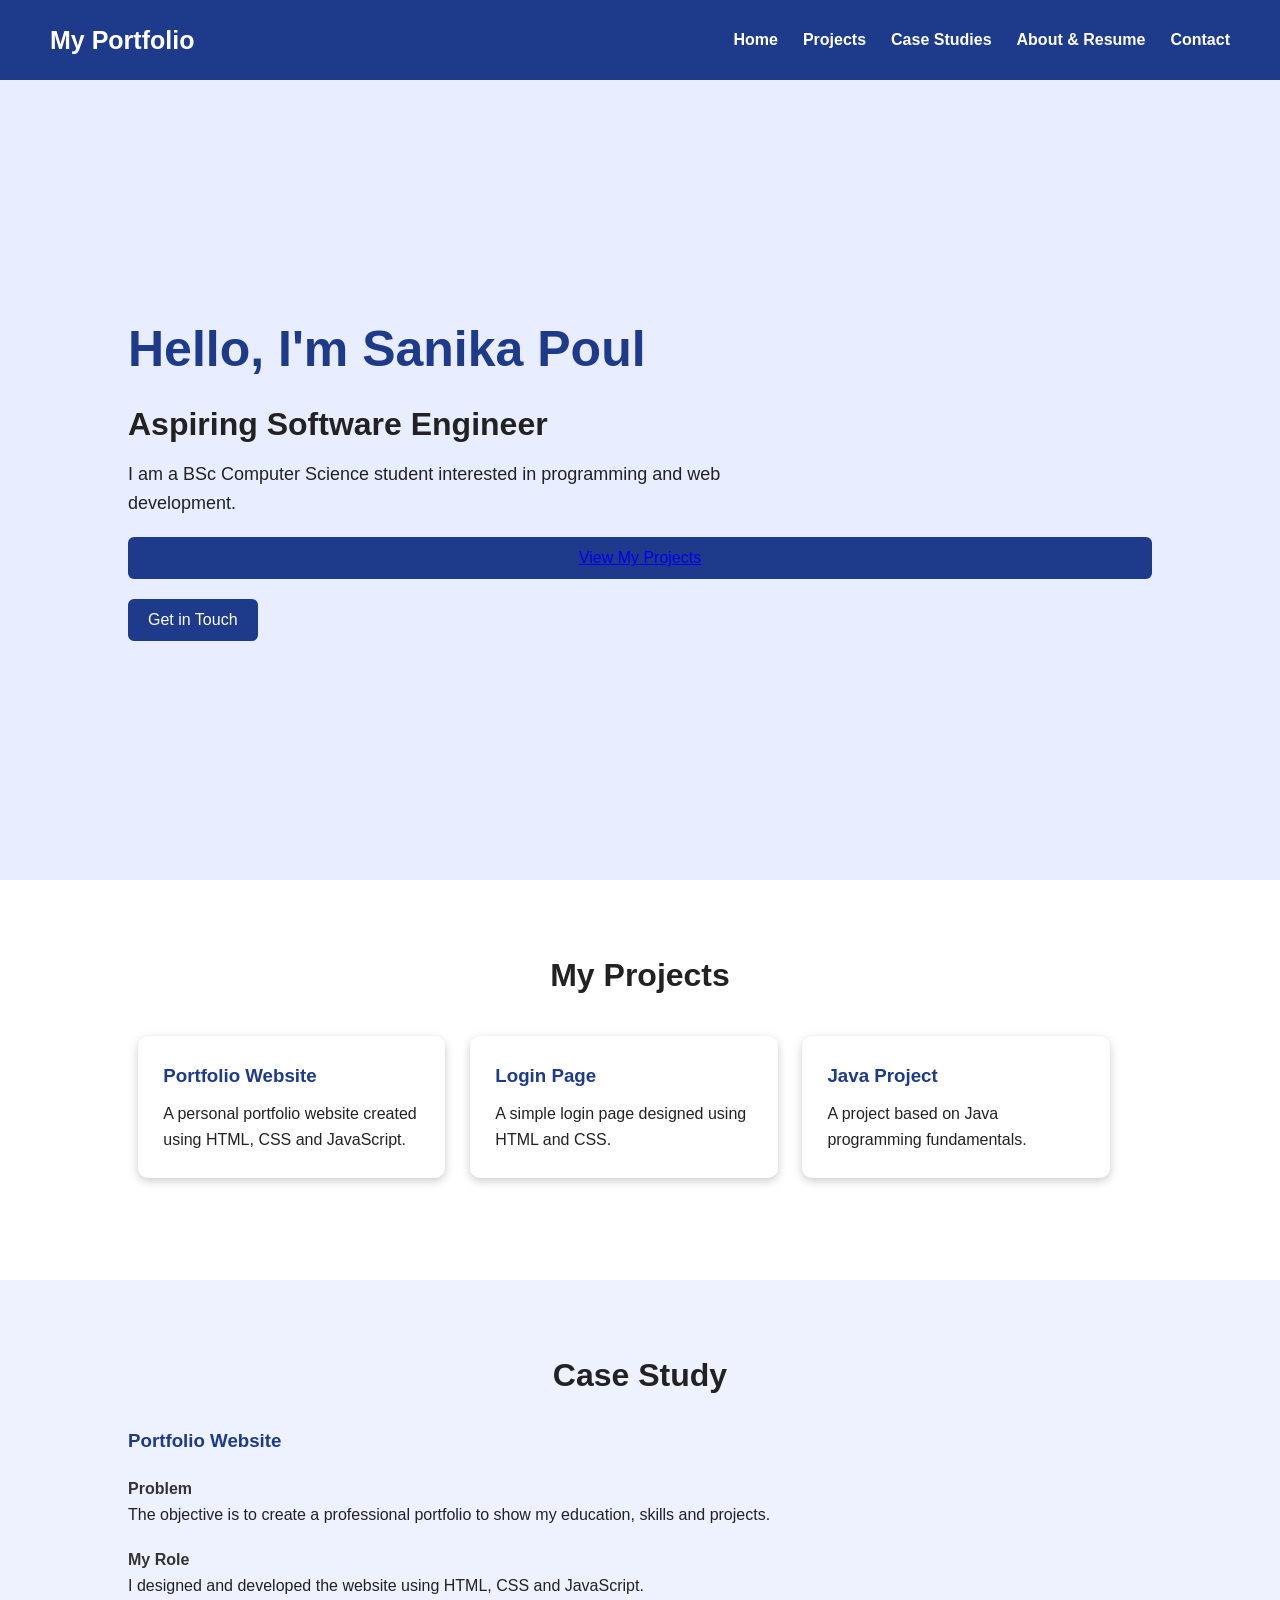
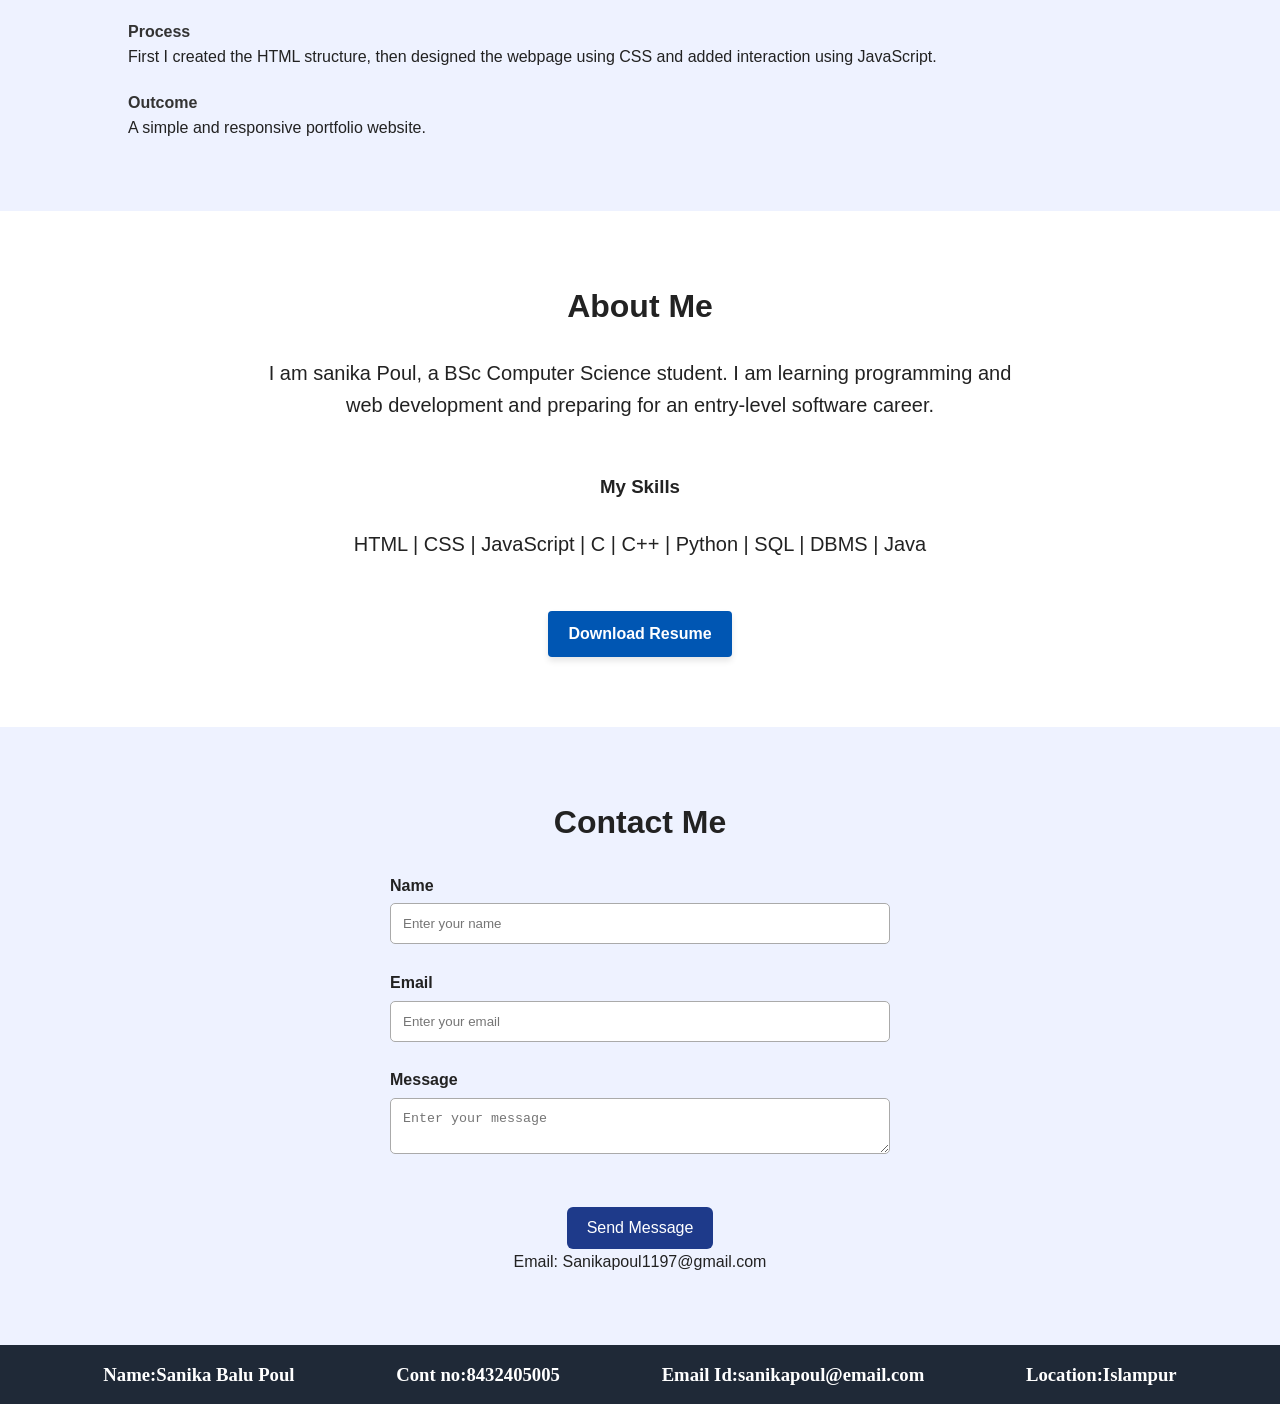
<file: index.html>
<!DOCTYPE html>
<html lang="en">

<head>
    <meta charset="UTF-8">

    <meta name="viewport" content="width=device-width, initial-scale=1.0">
    <link rel="stylesheet" href="./asets/css/index.css">
    

    <title>Sanika Poul - Portfolio</title>

    
</head>

<body>

     <nav>
        <h2> My Portfolio</h2>
<div class="nav-links">
        <ul>
            <li><a href="homepage.html">Home</a></li>
            <li><a href="project.html">Projects</a></li>
            <li><a href="casestudy.html">Case Studies</a></li>
            <li><a href="about.html">About & Resume</a></li>
            <li><a href="contact.html">Contact</a></li>
        </ul>
        </div>
    </nav>
    <main>
        


    
    <section id="home">
      <div class="header-con">
        <div>
        <h1>Hello, I'm Sanika Poul</h1>
         <h2>Aspiring Software Engineer</h2>
         </div>
        
         
        
      </div>
      
        
        <p>
            I am a BSc Computer Science student interested in
            programming and web development.
        </p>
        

        <button onclick="showMessage()">
            <a href="project.html">
            View My Projects
        </button>

        <a href="contact.html">
            <button>Get in Touch</button>
        </a>

    </section>

</main>


    <section id="projects">

        <h2>My Projects</h2>

        <div class="project">

            <h3>Portfolio Website</h3>

            <p>
                A personal portfolio website created using
                HTML, CSS and JavaScript.
            </p>

        </div>


        <div class="project">

            <h3>Login Page</h3>

            <p>
                A simple login page designed using
                HTML and CSS.
            </p>

        </div>


        <div class="project">

            <h3>Java Project</h3>

            <p>
                A project based on Java programming
                fundamentals.
            </p>

        </div>

    </section>



    <section id="case-study">

        <h2>Case Study</h2>

        <h3>Portfolio Website</h3>

        <h4>Problem</h4>

        <p>
            The objective is to create a professional portfolio
            to show my education, skills and projects.
        </p>

        <h4>My Role</h4>

        <p>
            I designed and developed the website using
            HTML, CSS and JavaScript.
        </p>

        <h4>Process</h4>

        <p>
            First I created the HTML structure, then designed
            the webpage using CSS and added interaction using JavaScript.
        </p>

        <h4>Outcome</h4>

        <p>
            A simple and responsive portfolio website.
        </p>

    </section>



    <section id="about">

        <h2>About Me</h2>

        <p>
            I am sanika Poul, a BSc Computer Science student.
            I am learning programming and web development
            and preparing for an entry-level software career.
        </p><br><br>

        <h3>My Skills</h3><br>

        <p>
            HTML | CSS | JavaScript | C | C++ |
            Python | SQL | DBMS | Java
        </p><br><br>

        <a href="Sanika_Balu_Poul_Resume.pdf"download class="download-btn">Download Resume</a>
    </section>



    <section id="contact">

        <h2>Contact Me</h2>

        <form>

            <label>Name</label>
            <input type="text" placeholder="Enter your name">

            <br><br>

            <label>Email</label>
            <input type="email" placeholder="Enter your email">

            <br><br>

            <label>Message</label>
            <textarea placeholder="Enter your message"></textarea>

            <br><br>

            <button type="submit">
                Send Message
            </button>

        </form>

        <p>Email: Sanikapoul1197@gmail.com</p>

    </section>


    
    <script src="asets/js/script.js"></script>
    <footer>
            <div class="footercontent">
                <div class="footer info">
            <h3>Name:Sanika Balu Poul</h3>
            </div>
            <h3>Cont no:8432405005</h3>
            <h3>Email Id:sanikapoul@email.com</h3>
            <h3>Location:Islampur</h3>
            </div>
        </footer>

</body>

</html>
</file>
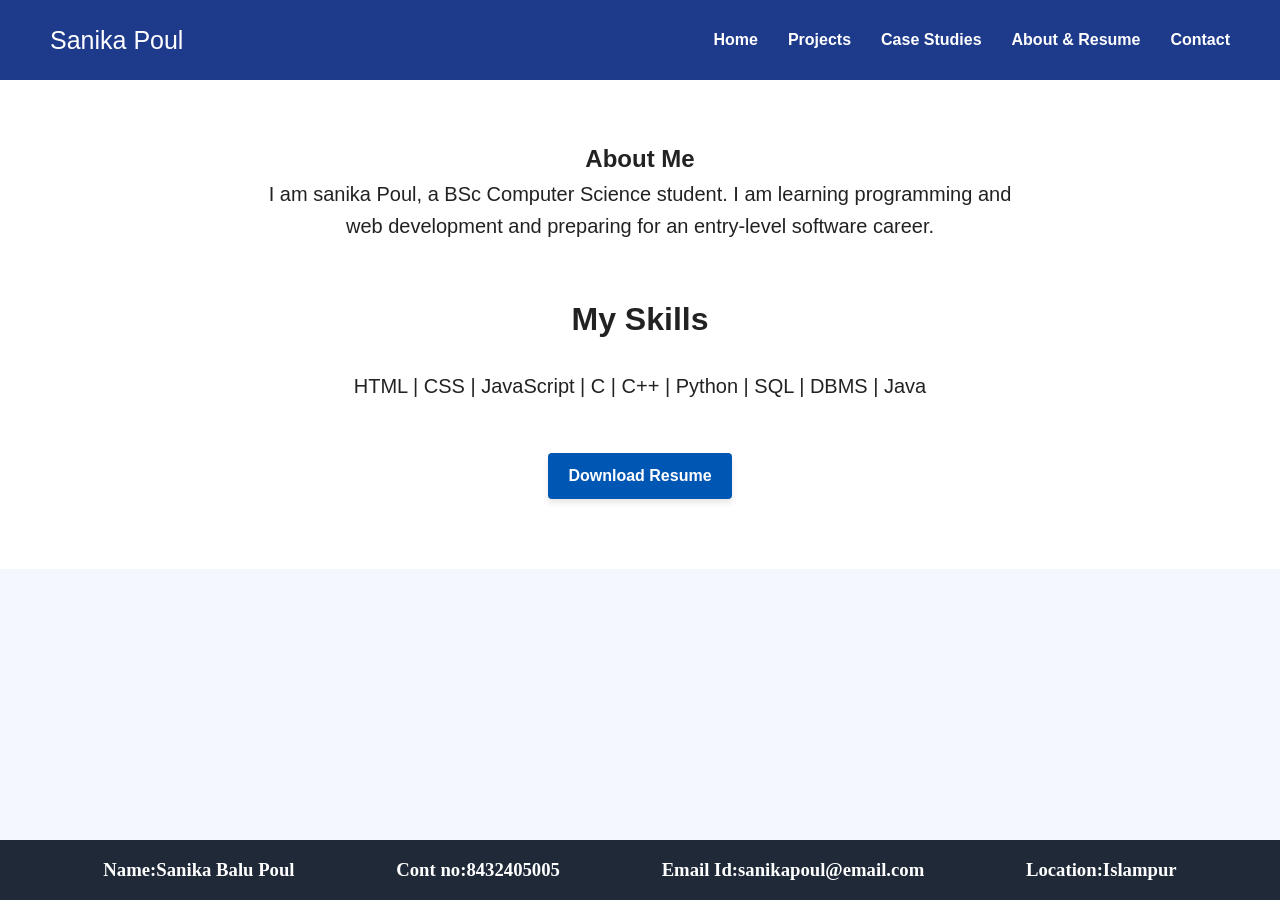
<file: about.html>
<!DOCTYPE html>
<html lang="en">

<head>
    <meta charset="UTF-8">
    <meta name="viewport" content="width=device-width, initial-scale=1.0">

    <link rel="stylesheet" href="asets/css/index.css">

    <title>About - Sanika Poul</title>
</head>

<body>

<nav>
    
    <div class="logo">Sanika Poul</div>

    <div class="nav-links">
        <a href="homepage.html">Home</a>
        <a href="project.html">Projects</a>
        <a href="casestudy.html">Case Studies</a>
        <a href="about.html">About & Resume</a>
        <a href="contact.html">Contact</a>
    </div>
</nav>


    <section id="about">

        <h1>About Me</h1>

        <p>
            I am sanika Poul, a BSc Computer Science student.
            I am learning programming and web development
            and preparing for an entry-level software career.
        </p><br><br>

        <h2>My Skills</h2>

        <p>
            HTML | CSS | JavaScript | C | C++ |
            Python | SQL | DBMS | Java
        </p><br><br>

        <a href="Sanika_Balu_Poul_Resume.pdf"download class="download-btn">Download Resume</a>
            

    </section>
    <footer>
            <div class="footercontent">
                <div class="footer info">
            <h3>Name:Sanika Balu Poul</h3>
            </div>
            <h3>Cont no:8432405005</h3>
            <h3>Email Id:sanikapoul@email.com</h3>
            <h3>Location:Islampur</h3>
            </div>
        </footer>
</file>
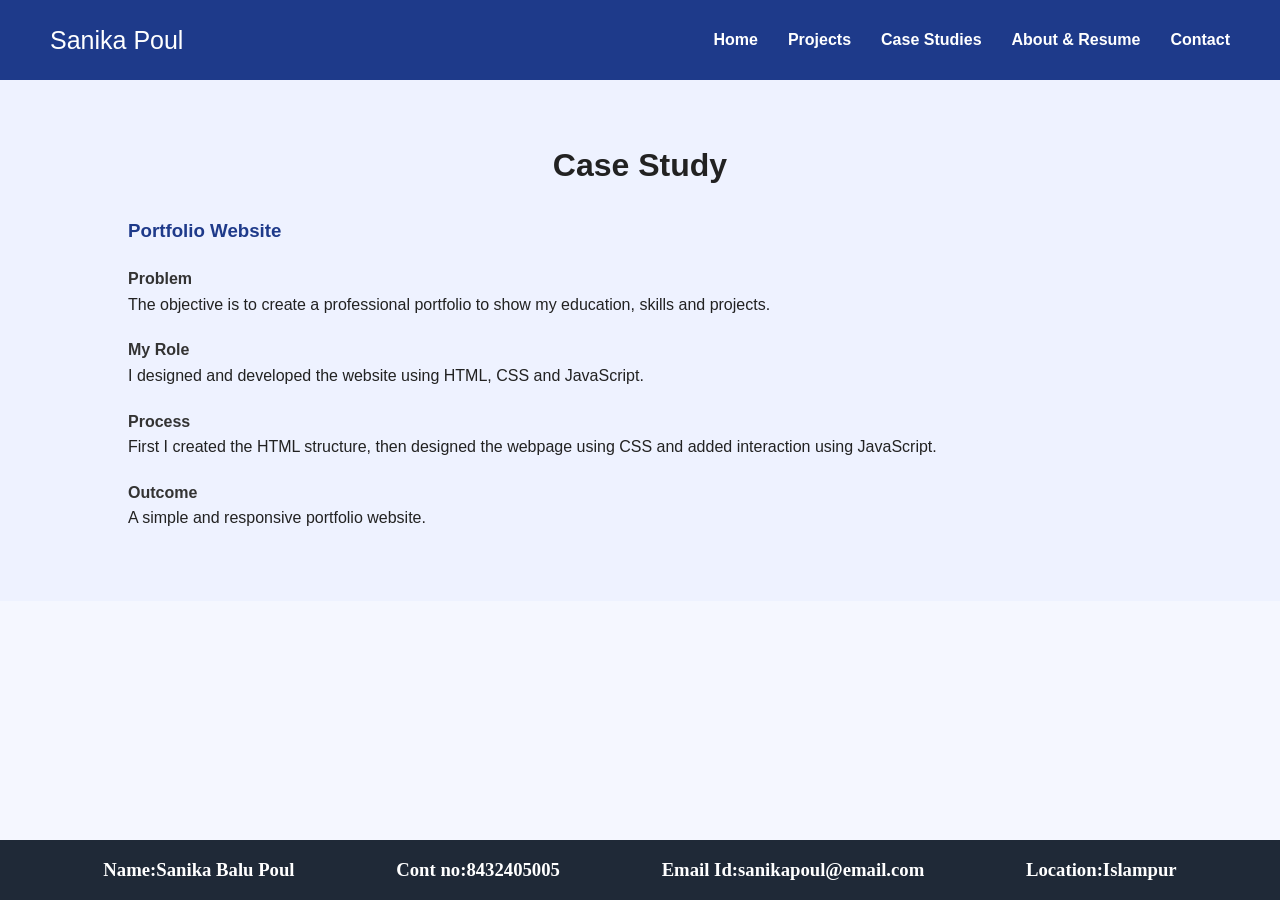
<file: casestudy.html>
<!DOCTYPE html>
<html lang="en">

<head>
    <meta charset="UTF-8">
    <meta name="viewport" content="width=device-width, initial-scale=1.0">

    <link rel="stylesheet" href="asets/css/index.css">

    <title>Case Studies - Sanika Poul</title>
</head>

<body>

<nav>
    <div class="logo">Sanika Poul</div>

    <div class="nav-links">
        <a href="homepage.html">Home</a>
        <a href="project.html">Projects</a>
        <a href="casestudy.html">Case Studies</a>
        <a href="about.html">About & Resume</a>
        <a href="contact.html">Contact</a>
    </div>
</nav>



    
    <section id="case-study">

        <h2>Case Study</h2>

        <h3>Portfolio Website</h3>

        <h4>Problem</h4>

        <p>
            The objective is to create a professional portfolio
            to show my education, skills and projects.
        </p>

        <h4>My Role</h4>

        <p>
            I designed and developed the website using
            HTML, CSS and JavaScript.
        </p>

        <h4>Process</h4>

        <p>
            First I created the HTML structure, then designed
            the webpage using CSS and added interaction using JavaScript.
        </p>

        <h4>Outcome</h4>

        <p>
            A simple and responsive portfolio website.
        </p>

    </section>
    <footer>
            <div class="footercontent">
                <div class="footer info">
            <h3>Name:Sanika Balu Poul</h3>
            </div>
            <h3>Cont no:8432405005</h3>
            <h3>Email Id:sanikapoul@email.com</h3>
            <h3>Location:Islampur</h3>
            </div>
        </footer>
</file>
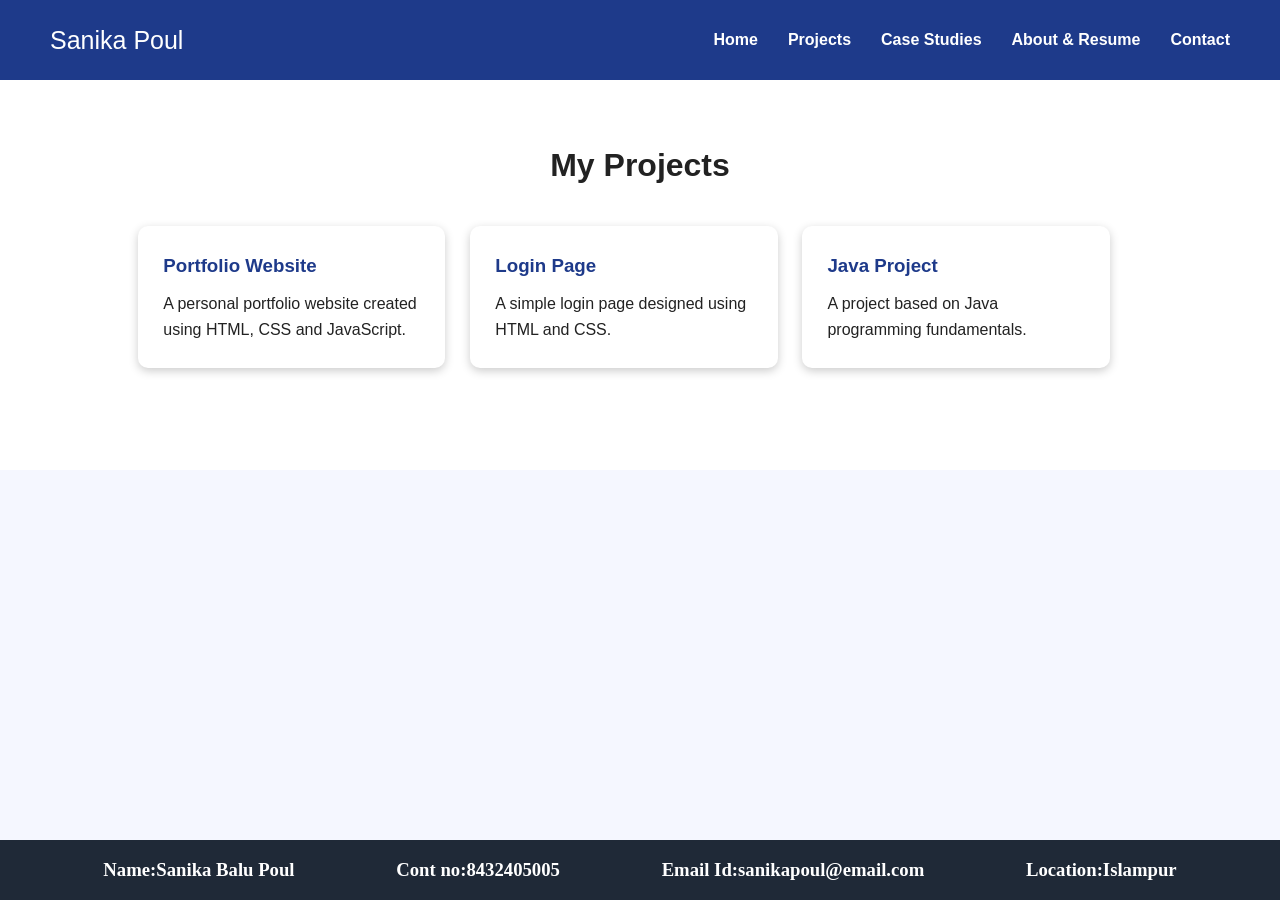
<file: project.html>
<!DOCTYPE html>
<html lang="en">

<head>
    <meta charset="UTF-8">
    <meta name="viewport" content="width=device-width, initial-scale=1.0">

    <link rel="stylesheet" href="asets/css/index.css">

    <title>Projects - Sanika Poul</title>
</head>

<body>

<nav>
    <div class="logo">Sanika Poul</div>

    <div class="nav-links">
        <a href="homepage.html">Home</a>
        <a href="project.html">Projects</a>
        <a href="casestudy.html">Case Studies</a>
        <a href="about.html">About & Resume</a>
        <a href="contact.html">Contact</a>
    </div>
</nav>
<section id="projects">

        <h2>My Projects</h2>

        <div class="project">

            <h3>Portfolio Website</h3>

            <p>
                A personal portfolio website created using
                HTML, CSS and JavaScript.
            </p>

        </div>


        <div class="project">

            <h3>Login Page</h3>

            <p>
                A simple login page designed using
                HTML and CSS.
            </p>

        </div>


        <div class="project">

            <h3>Java Project</h3>

            <p>
                A project based on Java programming
                fundamentals.
            </p>

        </div>

    </section>

<footer>
            <div class="footercontent">
                <div class="footer info">
            <h3>Name:Sanika Balu Poul</h3>
            </div>
            <h3>Cont no:8432405005</h3>
            <h3>Email Id:sanikapoul@email.com</h3>
            <h3>Location:Islampur</h3>
            </div>
        </footer>
</file>
<file: asets/css/index.css>
* {
    margin:0;
    padding:0;
    box-sizing: border-box;
}

body{
    font-family: Arial, sans-serif;
    background-color: #f5f7ff;
    color: #222;
    line-height:1.6;
    margin:0;
    padding-top:70px;
    min-height: 100vh;
    flex-direction: column;
    display: flex;
}




nav {
    position:fixed;
    top:0;
    left:0;
    width:100%;
    z-index:1000;
    background-color: #1e3a8a;
    color: white;

    display: flex;
    justify-content: space-between;
    align-items: center;

    padding: 20px 50px;
}

nav h2 {
    font-size: 25px;
}


nav ul {
    list-style: none;

    display: flex;
    gap: 25px;
}

nav ul li a {
    color: white;
    text-decoration: none;
    font-weight: bold;
}


nav ul li a:hover {
    color: #ffd700;
}
.nav-links{
    display: flex;
    gap: 30px;
}
.nav-links a{
    color:white;
    text-decoration: none;
    font-weight: bold;
}



section {
    padding: 70px 10%;
    min-height: 400px;
}

section h2 {
    text-align: center;
    font-size: 32px;
    margin-bottom: 25px;
}
.logo{
    font-size: 25px;
}
.header-con{
    display: flex;
    align-items: center;
    gap: 15px;
}
.img{

    width: 250px;
    height: 250px;
    border-radius: 50%;
    object-fit: cover;
    margin-left: 250px;
    margin-top: 40px;
}




#home {
    min-height: 90vh;

    display: flex;
    flex-direction: column;
    justify-content: center;

    background-color: #e8edff;
}

#home h1 {
    font-size: 50px;
    color: #1e3a8a;
}

#home h2 {
    text-align: left;
    margin: 10px 0;
}

#home p {
    max-width: 600px;
    font-size: 18px;
}



button {
    background-color: #1e3a8a;
    color: white;

    border: none;
    border-radius: 6px;

    padding: 12px 20px;
    margin-top: 20px;

    cursor: pointer;
    font-size: 16px;
}


button:hover {
    background-color: #ffd700;
    color: black;
}





#projects {
    background-color: white;
}

.project {
    background-color:white;

    width: 30%;
    display: inline-block;
    vertical-align: top;

    margin: 1%;
    padding: 25px;

    border-radius: 10px;

    box-shadow: 0 3px 10px #ccc;
}

.project h3 {
    color: #1e3a8a;
    margin-bottom: 10px;
}



#case-study {
    background-color: #eef2ff;
}

#case-study h3 {
    color: #1e3a8a;
    margin-bottom: 20px;
}

#case-study h4 {
    margin-top: 20px;
    color: #333;
}





#about {
    background-color: white;
    text-align: center;
}

#about p {
    max-width: 750px;
    margin: auto;
    font-size:20px;
}

    .download-btn {
  /* Button cha basic look */
  display: inline-block;
  padding: 10px 20px;
  background-color: #0056b3; /* Image madhla blue color */
  color: #ffffff; /* Text saathi पांढरा (White) color */
  text-decoration: none; /* Text kharchi line kadhnya saathi */
  font-family: Arial, sans-serif;
  font-size: 16px;
  font-weight: bold;
  border-radius: 4px; /* Button che corners round karnya saathi */
  box-shadow: 0 4px 6px rgba(0, 0, 0, 0.1); /* Halka shadow */
  transition: all 0.3s ease; /* Hover effect smooth vhava mhnun */
  cursor: pointer;
}

/* Hover Effect (Kursor button var nelyavar hoil to badal) */
.download-btn:hover {
  background-color: #004085; /* Darker blue color on hover */
  box-shadow: 0 6px 8px rgba(0, 0, 0, 0.15); /* Shadow thodi vadhvel */
  transform: translateY(-2px); /* Button thoda var udel */
}

/* Active Effect (Button var click kartana) */
.download-btn:active {
  transform: translateY(0); /* Button parat normal hoil */
  box-shadow: 0 2px 4px rgba(0, 0, 0, 0.1);
}




#contact {
    background-color: #eef2ff;
    text-align: center;
}

form {
    max-width: 500px;
    margin: auto;
}

label {
    display: block;
    text-align: left;
    font-weight: bold;
}

input,
textarea {
    width: 100%;

    padding: 12px;

    border: 1px solid #aaa;
    border-radius: 5px;

    margin-top: 5px;
}

textarea {
    resize: vertical;
}




@media (max-width: 768px) {

    nav {
        flex-direction: column;
        gap: 15px;
        padding: 20px;
    }

    nav ul {
        flex-direction: column;
        text-align: center;
        gap: 10px;
    }

    #home h1 {
        font-size: 38px;
    }

    .project {
        width: 100%;
        margin: 10px 0;
    }
}

footer{
    background-color:#1f2937;
    color:#ffffff;
    padding: 15px 0;
    font-family: 'Segoe UI';
    width:100%;
    margin-top:auto;
}
.footercontent{
    display: flex;
    justify-content: space-around;
    align-items: center;
    max-width: 1200px;
    margin: 0 auto;
    padding: 0 20px;
    flex-wrap: wrap;
    gap: 15px;
}
.footer info h3{
    margin: 0 0 5px 0;
    font-size: 18px;
}
</file>
